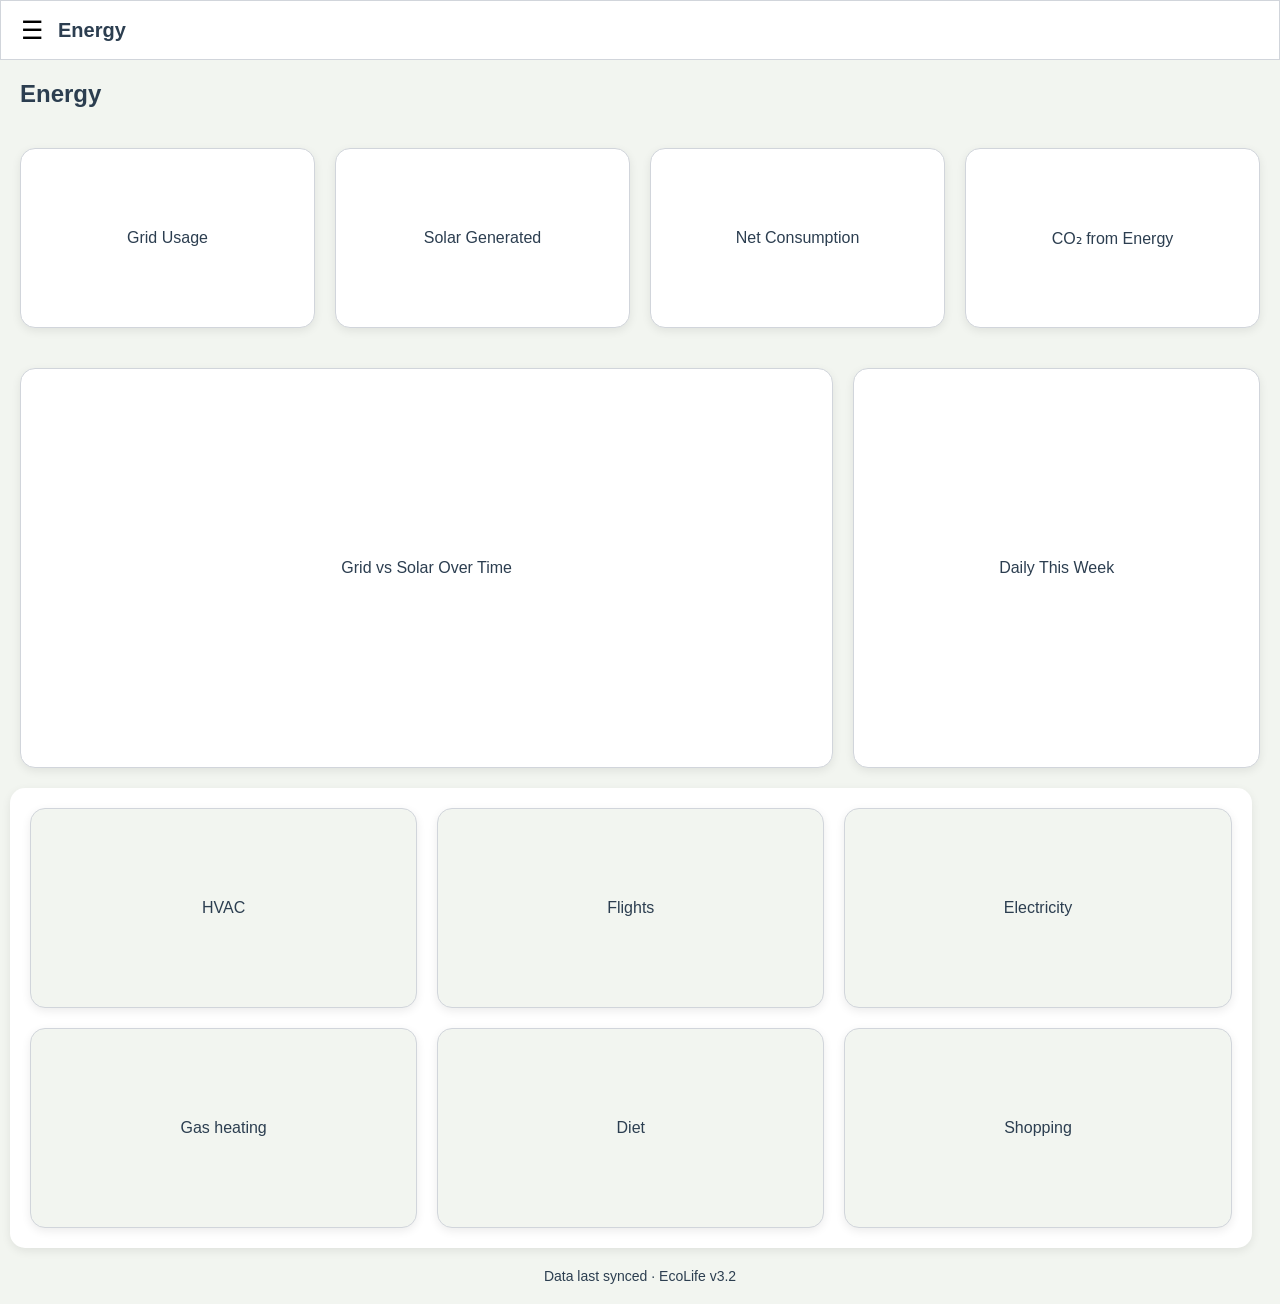
<file: energy.html>
<!-- ye Energy.html hai  -->
<!DOCTYPE html>
<html lang="en">

<head>
    <meta charset="UTF-8">
    <meta name="viewport" content="width=device-width, initial-scale=1.0">
    <title>Energy</title>

    <link rel="stylesheet" href="sidebar.css">
    <link rel="stylesheet" href="energy.css">
</head>

<body>
    <nav class="top1">
        <button class="menu-btn1" id="menu-toggle">
            ☰
        </button>
        <span>Energy</span>
    </nav>

    <div id="sidebar"></div>

    <div class="main-content1">

        <nav class="upper1">
            Energy
        </nav>

        <div class="Energy-body1">
            <span class="card">Grid Usage</span>
            <span class="card">Solar Generated</span>
            <span class="card">Net Consumption</span>
            <span class="card">CO₂ from Energy</span>
        </div>

        <div class="Energy-body2">
            <span class="first">Grid vs Solar Over Time</span>
            <span class="second">Daily This Week</span>
        </div>

        <div class="Energy-body3">
            <div class="box">HVAC</div>
            <div class="box">Flights</div>
            <div class="box">Electricity</div>
            <div class="box">Gas heating</div>
            <div class="box">Diet</div>
            <div class="box">Shopping</div>
        </div>

        <footer class="footer-carbon1">
            Data last synced · EcoLife v3.2
        </footer>

    </div>


    <script src="sidebar.js"></script>

</body>
</html>
</file>
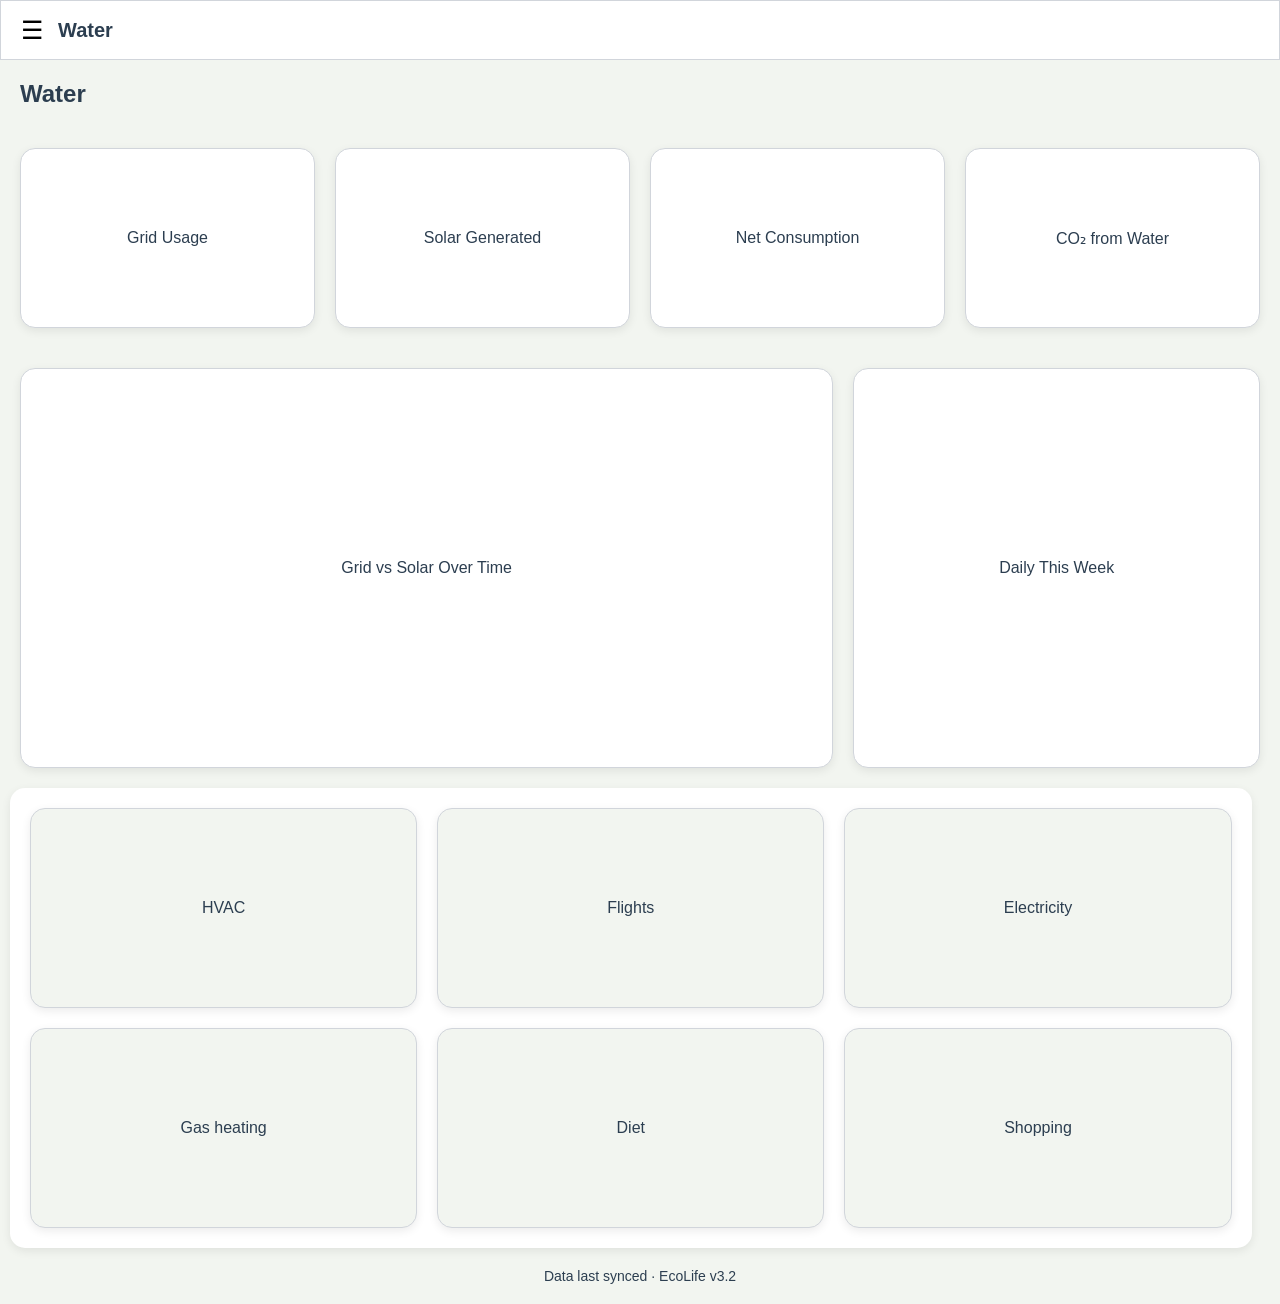
<file: water.html>
<!-- ye Water.html hai  -->
<!DOCTYPE html>
<html lang="en">

<head>
    <meta charset="UTF-8">
    <meta name="viewport" content="width=device-width, initial-scale=1.0">
    <title>Water</title>

    <link rel="stylesheet" href="sidebar.css">
    <link rel="stylesheet" href="water.css">
</head>

<body>
    <nav class="top1">
        <button class="menu-btn1" id="menu-toggle">
            ☰
        </button>
        <span>Water</span>
    </nav>

    <div id="sidebar"></div>

    <div class="main-content1">

        <nav class="upper1">
            Water
        </nav>

        <div class="Water-body1">
            <span class="card">Grid Usage</span>
            <span class="card">Solar Generated</span>
            <span class="card">Net Consumption</span>
            <span class="card">CO₂ from Water</span>
        </div>

        <div class="Water-body2">
            <span class="first">Grid vs Solar Over Time</span>
            <span class="second">Daily This Week</span>
        </div>

        <div class="Water-body3">
            <div class="box">HVAC</div>
            <div class="box">Flights</div>
            <div class="box">Electricity</div>
            <div class="box">Gas heating</div>
            <div class="box">Diet</div>
            <div class="box">Shopping</div>
        </div>

        <footer class="footer-carbon1">
            Data last synced · EcoLife v3.2
        </footer>

    </div>


    <script src="sidebar.js"></script>

</body>
</html>
</file>
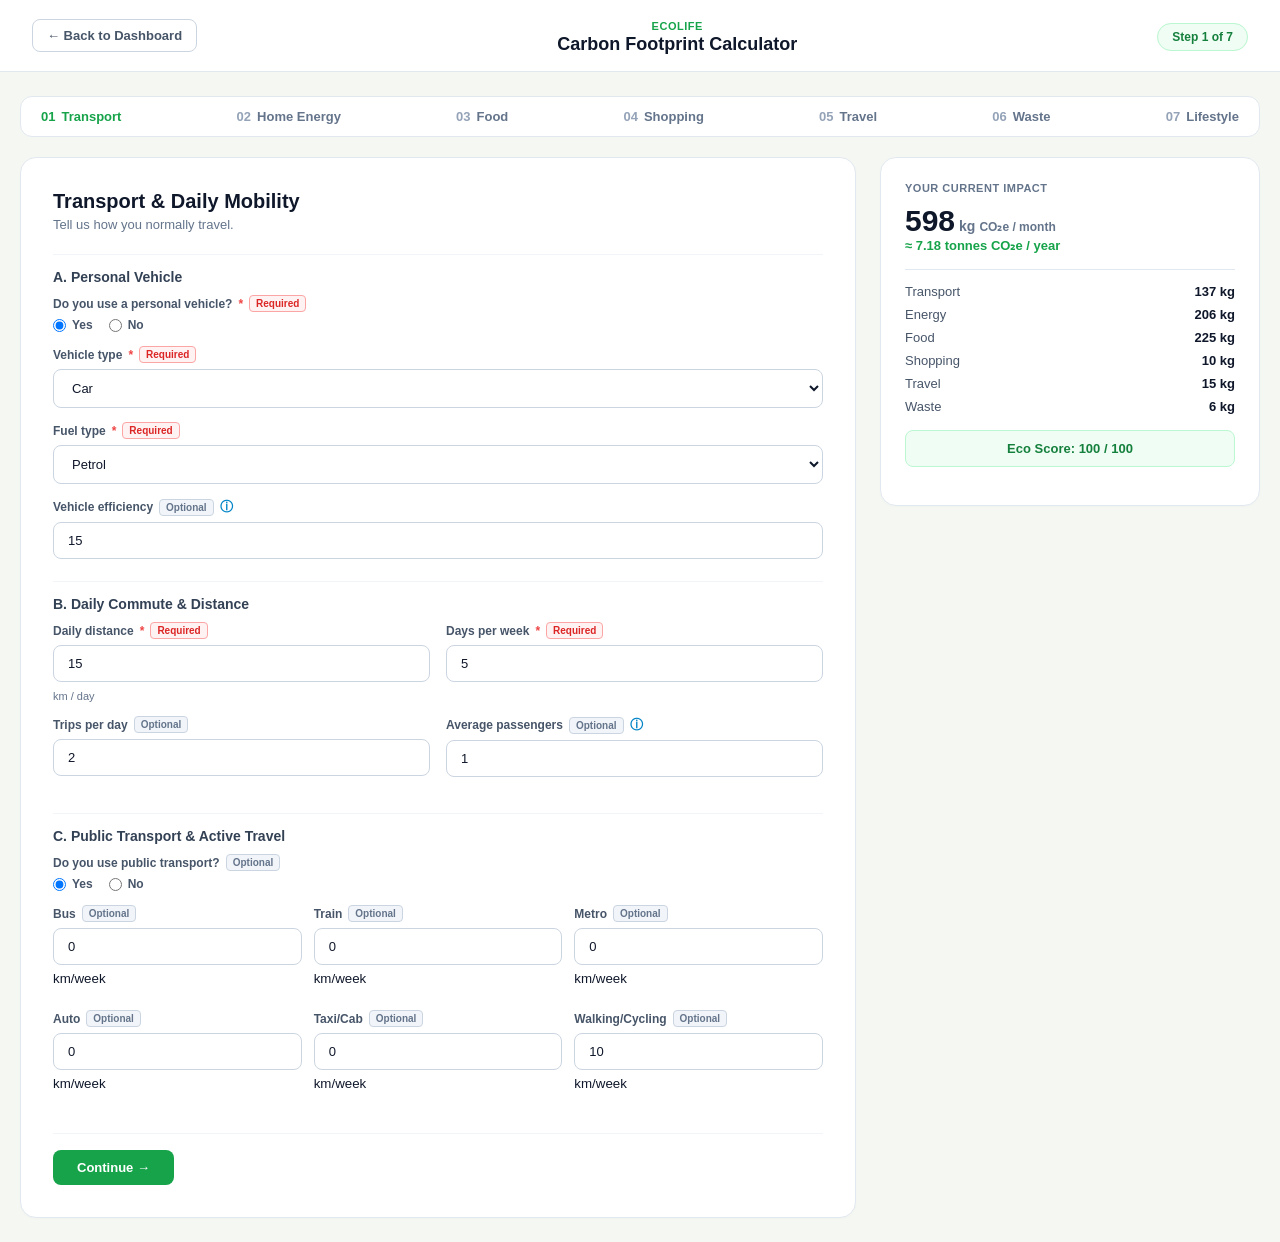
<file: frontend/carbon-calculator.html>
<!DOCTYPE html>
<html lang="en">
<head>
    <meta charset="UTF-8">
    <meta name="viewport" content="width=device-width, initial-scale=1.0">
    <title>EcoLife - Advanced Carbon Footprint Calculator</title>
    <link rel="stylesheet" href="carbon-calculator.css">
</head>
<body>

    <!-- Header -->
    <header class="calc-header">
        <div class="header-left">
            <button id="back-to-dashboard" class="btn-back">← Back to Dashboard</button>
        </div>
        <div class="header-center">
            <span class="brand-tag">EcoLife</span>
            <h1>Carbon Footprint Calculator</h1>
        </div>
        <div class="header-right">
            <span id="step-indicator" class="step-indicator-badge">Step 1 of 7</span>
        </div>
    </header>

    <div class="calc-wrapper">
        <!-- Progress Stepper Bar -->
        <nav class="stepper-nav">
            <div class="step-item active" data-step="1"><strong>01</strong> Transport</div>
            <div class="step-item" data-step="2"><strong>02</strong> Home Energy</div>
            <div class="step-item" data-step="3"><strong>03</strong> Food</div>
            <div class="step-item" data-step="4"><strong>04</strong> Shopping</div>
            <div class="step-item" data-step="5"><strong>05</strong> Travel</div>
            <div class="step-item" data-step="6"><strong>06</strong> Waste</div>
            <div class="step-item" data-step="7"><strong>07</strong> Lifestyle</div>
        </nav>

        <div class="calc-grid">
            <!-- LEFT: Detailed Input Form -->
            <main class="calc-form-pane">
                
                <!-- STEP 1: TRANSPORT -->
                <section class="form-section active" id="section-1">
                    <h2> Transport & Daily Mobility</h2>
                    <p class="section-subtitle">Tell us how you normally travel.</p>
                    
                    <h3>A. Personal Vehicle</h3>
                    <div class="form-group">
                        <label>Do you use a personal vehicle? <span class="required">*</span> <span class="required-badge">Required</span></label>
                        <div class="radio-group" id="group-has-vehicle">
                            <label><input type="radio" name="hasVehicle" value="yes" checked> Yes</label>
                            <label><input type="radio" name="hasVehicle" value="no"> No</label>
                        </div>
                    </div>

                    <div id="personal-vehicle-conditional-box">
                        <div class="form-group">
                            <label>Vehicle type <span class="required">*</span> <span class="required-badge">Required</span></label>
                            <select id="veh-type" class="form-control">
                                <option value="car">Car</option>
                                <option value="suv">SUV</option>
                                <option value="motorcycle">Motorcycle</option>
                                <option value="scooter">Scooter</option>
                                <option value="van">Van</option>
                                <option value="pickup">Pickup</option>
                                <option value="other">Other</option>
                            </select>
                        </div>

                        <div class="form-group">
                            <label>Fuel type <span class="required">*</span> <span class="required-badge">Required</span></label>
                            <select id="veh-fuel" class="form-control">
                                <option value="petrol">Petrol</option>
                                <option value="diesel">Diesel</option>
                                <option value="cng">CNG</option>
                                <option value="hybrid">Hybrid</option>
                                <option value="electric">Electric</option>
                            </select>
                        </div>

                        <div class="form-group" id="efficiency-group-container">
                            <label id="efficiency-label-text">Vehicle efficiency <span class="optional-badge">Optional</span> <span class="info-icon" title="km/L means how many kilometres a vehicle can travel using one litre of fuel.">ⓘ</span></label>
                            <input type="number" id="veh-efficiency" class="form-control" value="15" min="1">
                        </div>
                    </div>

                    <h3>B. Daily Commute & Distance</h3>
                    <div class="form-row">
                        <div class="form-group">
                            <label>Daily distance <span class="required">*</span> <span class="required-badge">Required</span></label>
                            <input type="number" id="commute-dist" class="form-control" value="15" min="0">
                            <small class="field-unit">km / day</small>
                        </div>
                        <div class="form-group">
                            <label>Days per week <span class="required">*</span> <span class="required-badge">Required</span></label>
                            <input type="number" id="commute-days" class="form-control" value="5" min="0" max="7">
                        </div>
                    </div>

                    <div class="form-row">
                        <div class="form-group">
                            <label>Trips per day <span class="optional-badge">Optional</span></label>
                            <input type="number" id="commute-trips" class="form-control" value="2" min="1">
                        </div>
                        <div class="form-group">
                            <label>Average passengers <span class="optional-badge">Optional</span> <span class="info-icon" title="If multiple people share the same vehicle, emissions can be divided among passengers.">ⓘ</span></label>
                            <input type="number" id="veh-passengers" class="form-control" value="1" min="1">
                        </div>
                    </div>

                    <h3>C. Public Transport & Active Travel</h3>
                    <div class="form-group">
                        <label>Do you use public transport? <span class="optional-badge">Optional</span></label>
                        <div class="radio-group">
                            <label><input type="radio" name="usePublic" value="yes" checked> Yes</label>
                            <label><input type="radio" name="usePublic" value="no"> No</label>
                        </div>
                    </div>

                    <div id="public-transport-box" class="form-row-3">
                        <div class="form-group"><label>Bus <span class="optional-badge">Optional</span></label><input type="number" id="pub-bus" class="form-control" value="0" min="0"><small>km/week</small></div>
                        <div class="form-group"><label>Train <span class="optional-badge">Optional</span></label><input type="number" id="pub-train" class="form-control" value="0" min="0"><small>km/week</small></div>
                        <div class="form-group"><label>Metro <span class="optional-badge">Optional</span></label><input type="number" id="pub-metro" class="form-control" value="0" min="0"><small>km/week</small></div>
                    </div>
                    <div class="form-row-3" style="margin-top: 10px;" id="public-transport-box-2">
                        <div class="form-group"><label>Auto <span class="optional-badge">Optional</span></label><input type="number" id="pub-auto" class="form-control" value="0" min="0"><small>km/week</small></div>
                        <div class="form-group"><label>Taxi/Cab <span class="optional-badge">Optional</span></label><input type="number" id="pub-taxi" class="form-control" value="0" min="0"><small>km/week</small></div>
                        <div class="form-group"><label>Walking/Cycling <span class="optional-badge">Optional</span></label><input type="number" id="act-walk" class="form-control" value="10" min="0"><small>km/week</small></div>
                    </div>
                </section>

                <!-- STEP 2: HOME ENERGY -->
                <section class="form-section" id="section-2" style="display: none;">
                    <h2>⚡ Home Energy</h2>
                    <p class="section-subtitle">Tell us about your household energy consumption.</p>

                    <div class="form-group">
                        <label>Do you know your monthly electricity usage? <span class="required">*</span> <span class="required-badge">Required</span></label>
                        <div class="radio-group" id="know-kwh-group">
                            <label><input type="radio" name="knowKwh" value="yes" checked> Yes</label>
                            <label><input type="radio" name="knowKwh" value="no"> No</label>
                        </div>
                    </div>

                    <div id="kwh-known-box" class="form-group">
                        <label>Monthly electricity <span class="required">*</span> <span class="required-badge">Required</span> <span class="info-icon" title="kWh means kilowatt-hour. This is the electricity unit normally shown on your electricity bill.">ⓘ</span></label>
                        <input type="number" id="energy-kwh" class="form-control" value="200" min="0">
                        <small class="field-unit">kWh / units</small>
                    </div>

                    <div id="kwh-unknown-box" class="form-group" style="display:none;">
                        <label>Monthly electricity bill <span class="optional-badge">Optional (Estimated)</span></label>
                        <input type="number" id="energy-bill" class="form-control" value="1500" min="0">
                        <small class="field-unit">₹ / month</small>
                    </div>

                    <div class="form-group">
                        <label>Do you use solar electricity? <span class="required">*</span> <span class="required-badge">Required</span></label>
                        <div class="radio-group" id="has-solar-group">
                            <label><input type="radio" name="hasSolar" value="yes"> Yes</label>
                            <label><input type="radio" name="hasSolar" value="no" checked> No</label>
                        </div>
                    </div>

                    <div id="solar-pct-box" class="form-group" style="display:none;">
                        <label>Solar contribution <span class="optional-badge">Optional</span></label>
                        <input type="number" id="energy-solar-pct" class="form-control" value="20" min="0" max="100">
                        <small class="field-unit">%</small>
                    </div>

                    <div class="form-group">
                        <label>Do you use LPG? <span class="optional-badge">Optional</span></label>
                        <div class="radio-group" id="has-lpg-group">
                            <label><input type="radio" name="hasLpg" value="yes" checked> Yes</label>
                            <label><input type="radio" name="hasLpg" value="no"> No</label>
                        </div>
                    </div>

                    <div id="lpg-details-box" class="form-row">
                        <div class="form-group">
                            <label>Cylinder size <span class="required">*</span> <span class="required-badge">Required</span></label>
                            <select id="lpg-size" class="form-control">
                                <option value="5">5 kg</option>
                                <option value="14.2" selected>14.2 kg</option>
                                <option value="19">19 kg</option>
                                <option value="other">Other</option>
                            </select>
                        </div>
                        <div class="form-group">
                            <label>Cylinders per month <span class="required">*</span> <span class="required-badge">Required</span></label>
                            <input type="number" id="lpg-count" class="form-control" value="1" min="0">
                        </div>
                    </div>

                    <h3>Air Conditioner & Appliances</h3>
                    <div class="form-group">
                        <label>Do you use AC? <span class="optional-badge">Optional</span></label>
                        <div class="radio-group" id="has-ac-group">
                            <label><input type="radio" name="hasAc" value="yes"> Yes</label>
                            <label><input type="radio" name="hasAc" value="no" checked> No</label>
                        </div>
                    </div>

                    <div id="ac-details-box" style="display:none;">
                        <div class="form-row">
                            <div class="form-group">
                                <label>AC type <span class="optional-badge">Optional</span></label>
                                <select id="ac-type" class="form-control">
                                    <option value="split">Split</option>
                                    <option value="window">Window</option>
                                    <option value="inverter">Inverter</option>
                                    <option value="central">Central</option>
                                </select>
                            </div>
                            <div class="form-group">
                                <label>Quantity <span class="required">*</span> <span class="required-badge">Required</span></label>
                                <input type="number" id="ac-qty" class="form-control" value="1" min="1">
                            </div>
                        </div>
                        <div class="form-row">
                            <div class="form-group">
                                <label>Hours / day <span class="required">*</span> <span class="required-badge">Required</span></label>
                                <input type="number" id="ac-hours" class="form-control" value="4" min="0" max="24">
                            </div>
                            <div class="form-group">
                                <label>Days / month <span class="required">*</span> <span class="required-badge">Required</span></label>
                                <input type="number" id="ac-days" class="form-control" value="30" min="0" max="31">
                            </div>
                        </div>
                    </div>
                </section>

                <!-- STEP 3: FOOD -->
                <section class="form-section" id="section-3" style="display: none;">
                    <h2>🍽️ Food & Diet</h2>
                    <p class="section-subtitle">Tell us about your usual food habits.</p>

                    <div class="form-group">
                        <label>Diet type <span class="required">*</span> <span class="required-badge">Required</span></label>
                        <select id="food-diet-type" class="form-control">
                            <option value="vegan">Vegan</option>
                            <option value="vegetarian">Vegetarian</option>
                            <option value="eggVeg">Vegetarian + Eggs</option>
                            <option value="pescatarian">Pescatarian</option>
                            <option value="nonVeg" selected>Non-Vegetarian</option>
                        </select>
                    </div>

                    <div id="conditional-meat-box">
                        <h3>Meat & Seafood Frequency</h3>
                        <div class="form-row">
                            <div class="form-group"><label>Chicken <span class="optional-badge">Optional</span></label><select id="freq-chicken" class="form-control"><option value="never">Never</option><option value="rarely">Rarely</option><option value="1-2" selected>1–2 times/week</option><option value="3-5">3–5 times/week</option><option value="daily">Daily</option></select></div>
                            <div class="form-group"><label>Mutton/Lamb <span class="optional-badge">Optional</span></label><select id="freq-mutton" class="form-control"><option value="never" selected>Never</option><option value="rarely">Rarely</option><option value="1-2">1–2 times/week</option><option value="3-5">3–5 times/week</option><option value="daily">Daily</option></select></div>
                        </div>
                        <div class="form-row">
                            <div class="form-group"><label>Fish <span class="optional-badge">Optional</span></label><select id="freq-fish" class="form-control"><option value="never" selected>Never</option><option value="rarely">Rarely</option><option value="1-2">1–2 times/week</option><option value="3-5">3–5 times/week</option><option value="daily">Daily</option></select></div>
                            <div class="form-group"><label>Eggs <span class="optional-badge">Optional</span></label><select id="freq-eggs" class="form-control"><option value="never">Never</option><option value="rarely">Rarely</option><option value="1-2" selected>1–2 times/week</option><option value="3-5">3–5 times/week</option><option value="daily">Daily</option></select></div>
                        </div>
                    </div>

                    <div id="conditional-dairy-box">
                        <h3>Dairy</h3>
                        <div class="form-row">
                            <div class="form-group"><label>Milk <span class="optional-badge">Optional</span></label><select id="dairy-milk" class="form-control"><option value="none">None</option><option value="low">&lt;1 glass/day</option><option value="med" selected>1–2 glasses/day</option><option value="high">2+ glasses/day</option></select></div>
                            <div class="form-group"><label>Cheese <span class="optional-badge">Optional</span></label><select id="dairy-cheese" class="form-control"><option value="never">Never</option><option value="rarely">Rarely</option><option value="sometimes" selected>Sometimes</option><option value="often">Often</option></select></div>
                        </div>
                    </div>

                    <h3>Food Waste</h3>
                    <div class="form-group">
                        <label>How much food do you throw away? <span class="optional-badge">Optional</span></label>
                        <select id="food-waste" class="form-control">
                            <option value="veryLow">Very Low</option>
                            <option value="low">Low</option>
                            <option value="avg" selected>Average</option>
                            <option value="high">High</option>
                            <option value="veryHigh">Very High</option>
                        </select>
                    </div>
                </section>

                <!-- STEP 4: SHOPPING -->
                <section class="form-section" id="section-4" style="display: none;">
                    <h2>🛍️ Shopping & Purchased Products</h2>
                    <p class="section-subtitle">Add the products you purchased.</p>

                    <div class="add-box">
                        <div class="form-group">
                            <label>Category <span class="required">*</span> <span class="required-badge">Required</span></label>
                            <select id="shop-cat" class="form-control">
                                <option value="clothing">Clothing</option>
                                <option value="footwear">Footwear</option>
                                <option value="electronics">Electronics</option>
                                <option value="furniture">Furniture</option>
                                <option value="appliances">Appliances</option>
                                <option value="bags">Bags & Accessories</option>
                                <option value="personalCare">Personal Care</option>
                                <option value="household">Household Items</option>
                            </select>
                        </div>

                        <!-- DYNAMIC SUB-ITEM SELECTOR -->
                        <div class="form-group" id="subcat-container">
                            <label>Product Type <span class="required">*</span> <span class="required-badge">Required</span></label>
                            <select id="shop-subcat" class="form-control"></select>
                        </div>

                        <!-- DYNAMIC MATERIAL SELECTOR -->
                        <div class="form-group" id="material-container">
                            <label>Material / Type <span class="optional-badge">Optional</span></label>
                            <select id="shop-material" class="form-control"></select>
                        </div>

                        <div class="form-row">
                            <div class="form-group">
                                <label>Quantity <span class="required">*</span> <span class="required-badge">Required</span></label>
                                <input type="number" id="shop-qty" class="form-control" value="1" min="1">
                            </div>
                            <div class="form-group">
                                <label>Condition <span class="optional-badge">Optional</span></label>
                                <select id="shop-condition" class="form-control">
                                    <option value="new">Brand New</option>
                                    <option value="secondHand">Second-hand</option>
                                </select>
                            </div>
                        </div>

                        <button type="button" id="add-product-btn" class="btn-sub">+ Add Product to List</button>
                    </div>

                    <div id="shopping-list-display" class="item-display-container"></div>
                </section>

                <!-- STEP 5: TRAVEL -->
                <section class="form-section" id="section-5" style="display: none;">
                    <h2>✈️ Travel & Transit</h2>
                    <p class="section-subtitle">Record your long distance travel and flights.</p>

                    <div class="form-group">
                        <label>Select travel modes used in the last 12 months: <span class="optional-badge">Optional</span></label>
                        <div class="checkbox-group-grid">
                            <label><input type="checkbox" id="chk-airplane" checked> ✈️ Airplane</label>
                            <label><input type="checkbox" id="chk-train"> 🚆 Train</label>
                            <label><input type="checkbox" id="chk-bus"> 🚌 Bus</label>
                            <label><input type="checkbox" id="chk-road"> 🚗 Road Trip</label>
                        </div>
                    </div>

                    <!-- AIRPLANE PANEL -->
                    <div id="panel-airplane" class="travel-sub-panel">
                        <h3>✈️ Airplane Flights</h3>
                        <div class="form-row">
                            <div class="form-group">
                                <label>Flight type <span class="required">*</span> <span class="required-badge">Required</span></label>
                                <select id="flight-type" class="form-control">
                                    <option value="domestic">Domestic</option>
                                    <option value="international">International</option>
                                </select>
                            </div>
                            <div class="form-group">
                                <label>Class <span class="required">*</span> <span class="required-badge">Required</span></label>
                                <select id="flight-class" class="form-control">
                                    <option value="economy">Economy</option>
                                    <option value="business">Business</option>
                                </select>
                            </div>
                        </div>
                        <div class="form-row">
                            <div class="form-group">
                                <label>Approximate distance <span class="required">*</span> <span class="required-badge">Required</span></label>
                                <input type="number" id="flight-dist" class="form-control" value="1200" min="0">
                                <small class="field-unit">km (one-way or total)</small>
                            </div>
                            <div class="form-group">
                                <label>Number of trips (Round-trips) <span class="required">*</span> <span class="required-badge">Required</span></label>
                                <input type="number" id="flight-trips" class="form-control" value="1" min="0">
                            </div>
                        </div>
                    </div>

                    <!-- TRAIN PANEL -->
                    <div id="panel-train" class="travel-sub-panel" style="display:none;">
                        <h3>🚆 Train Travel</h3>
                        <div class="form-row">
                            <div class="form-group"><label>Distance per trip <span class="required">*</span></label><input type="number" id="train-dist" class="form-control" value="300" min="0"><small>km</small></div>
                            <div class="form-group"><label>Trips per year <span class="required">*</span></label><input type="number" id="train-trips" class="form-control" value="4" min="0"></div>
                        </div>
                    </div>

                    <!-- BUS PANEL -->
                    <div id="panel-bus" class="travel-sub-panel" style="display:none;">
                        <h3>🚌 Bus Travel</h3>
                        <div class="form-row">
                            <div class="form-group"><label>Distance per trip <span class="required">*</span></label><input type="number" id="bus-dist" class="form-control" value="200" min="0"><small>km</small></div>
                            <div class="form-group"><label>Trips per year <span class="required">*</span></label><input type="number" id="bus-trips" class="form-control" value="2" min="0"></div>
                        </div>
                    </div>

                    <!-- ROAD TRIP PANEL -->
                    <div id="panel-road" class="travel-sub-panel" style="display:none;">
                        <h3>🚗 Road Trips</h3>
                        <div class="form-row">
                            <div class="form-group"><label>Total road trip distance <span class="required">*</span></label><input type="number" id="road-dist" class="form-control" value="1000" min="0"><small>km / year</small></div>
                            <div class="form-group"><label>Passengers sharing <span class="optional-badge">Optional</span></label><input type="number" id="road-pass" class="form-control" value="2" min="1"></div>
                        </div>
                    </div>
                </section>

                <!-- STEP 6: WASTE -->
                <section class="form-section" id="section-6" style="display: none;">
                    <h2>🗑️ Waste & Recycling</h2>
                    <p class="section-subtitle">Household waste generation and recycling habits.</p>

                    <div class="form-row">
                        <div class="form-group">
                            <label>Household size <span class="required">*</span> <span class="required-badge">Required</span> <span class="info-icon" title="Enter how many people normally live in your household.">ⓘ</span></label>
                            <input type="number" id="waste-household" class="form-control" value="3" min="1">
                        </div>
                        <div class="form-group">
                            <label>Waste level <span class="required">*</span> <span class="required-badge">Required</span></label>
                            <select id="waste-level" class="form-control">
                                <option value="low">Low</option>
                                <option value="average" selected>Average</option>
                                <option value="high">High</option>
                            </select>
                        </div>
                    </div>
                </section>

                <!-- STEP 7: LIFESTYLE / ECO HABITS -->
                <section class="form-section" id="section-7" style="display: none;">
                    <h2>🌱 Lifestyle & Eco Habits</h2>
                    <p class="section-subtitle">Your sustainable habits (boosts your Eco Score).</p>

                    <div class="form-row">
                        <div class="form-group">
                            <label>Reusable shopping bags? <span class="optional-badge">Optional</span></label>
                            <select id="habit-reusables" class="form-control"><option value="always" selected>Always</option><option value="sometimes">Sometimes</option><option value="never">Never</option></select>
                        </div>
                        <div class="form-group">
                            <label>Recycle regularly? <span class="optional-badge">Optional</span></label>
                            <select id="habit-recycle" class="form-control"><option value="yes" selected>Yes</option><option value="sometimes">Sometimes</option><option value="no">No</option></select>
                        </div>
                    </div>
                    <div class="form-row">
                        <div class="form-group">
                            <label>Use LED bulbs? <span class="optional-badge">Optional</span></label>
                            <select id="habit-led" class="form-control"><option value="yes" selected>Yes</option><option value="no">No</option></select>
                        </div>
                        <div class="form-group">
                            <label>Walk/cycle for short trips? <span class="optional-badge">Optional</span></label>
                            <select id="habit-walk" class="form-control"><option value="often" selected>Often</option><option value="sometimes">Sometimes</option><option value="never">Never</option></select>
                        </div>
                    </div>
                </section>

                <!-- Navigation Controls -->
                <div class="form-nav-footer">
                    <button type="button" id="prev-btn" class="btn-secondary" style="display: none;">← Back</button>
                    <button type="button" id="next-btn" class="btn-primary">Continue →</button>
                </div>

            </main>

            <!-- RIGHT: Live Carbon Summary Panel -->
            <aside class="calc-summary-pane">
                <h3>YOUR CURRENT IMPACT</h3>
                <div class="summary-big-val">
                    <span id="summary-monthly">287</span> <small>kg</small>
                    <p>CO₂e / month</p>
                </div>
                <div id="summary-annual" class="summary-sub-val">≈ 3.44 tonnes CO₂e / year</div>

                <div class="breakdown-list">
                    <div class="breakdown-row"><span>Transport</span> <strong id="b-trans">85 kg</strong></div>
                    <div class="breakdown-row"><span>Energy</span> <strong id="b-energy">72 kg</strong></div>
                    <div class="breakdown-row"><span>Food</span> <strong id="b-food">48 kg</strong></div>
                    <div class="breakdown-row"><span>Shopping</span> <strong id="b-shop">20 kg</strong></div>
                    <div class="breakdown-row"><span>Travel</span> <strong id="b-travel">12 kg</strong></div>
                    <div class="breakdown-row"><span>Waste</span> <strong id="b-waste">8 kg</strong></div>
                </div>

                <div class="eco-score-card">
                    <span>Eco Score: <strong id="summary-eco">78</strong> / 100</span>
                </div>

                <button type="button" id="save-dashboard-btn" class="btn-save-return" style="display: none;">
                    Save & Return to Dashboard ✓
                </button>
            </aside>
        </div>
    </div>

    <script src="carbon-calculator.js"></script>
</body>
</html>
</file>
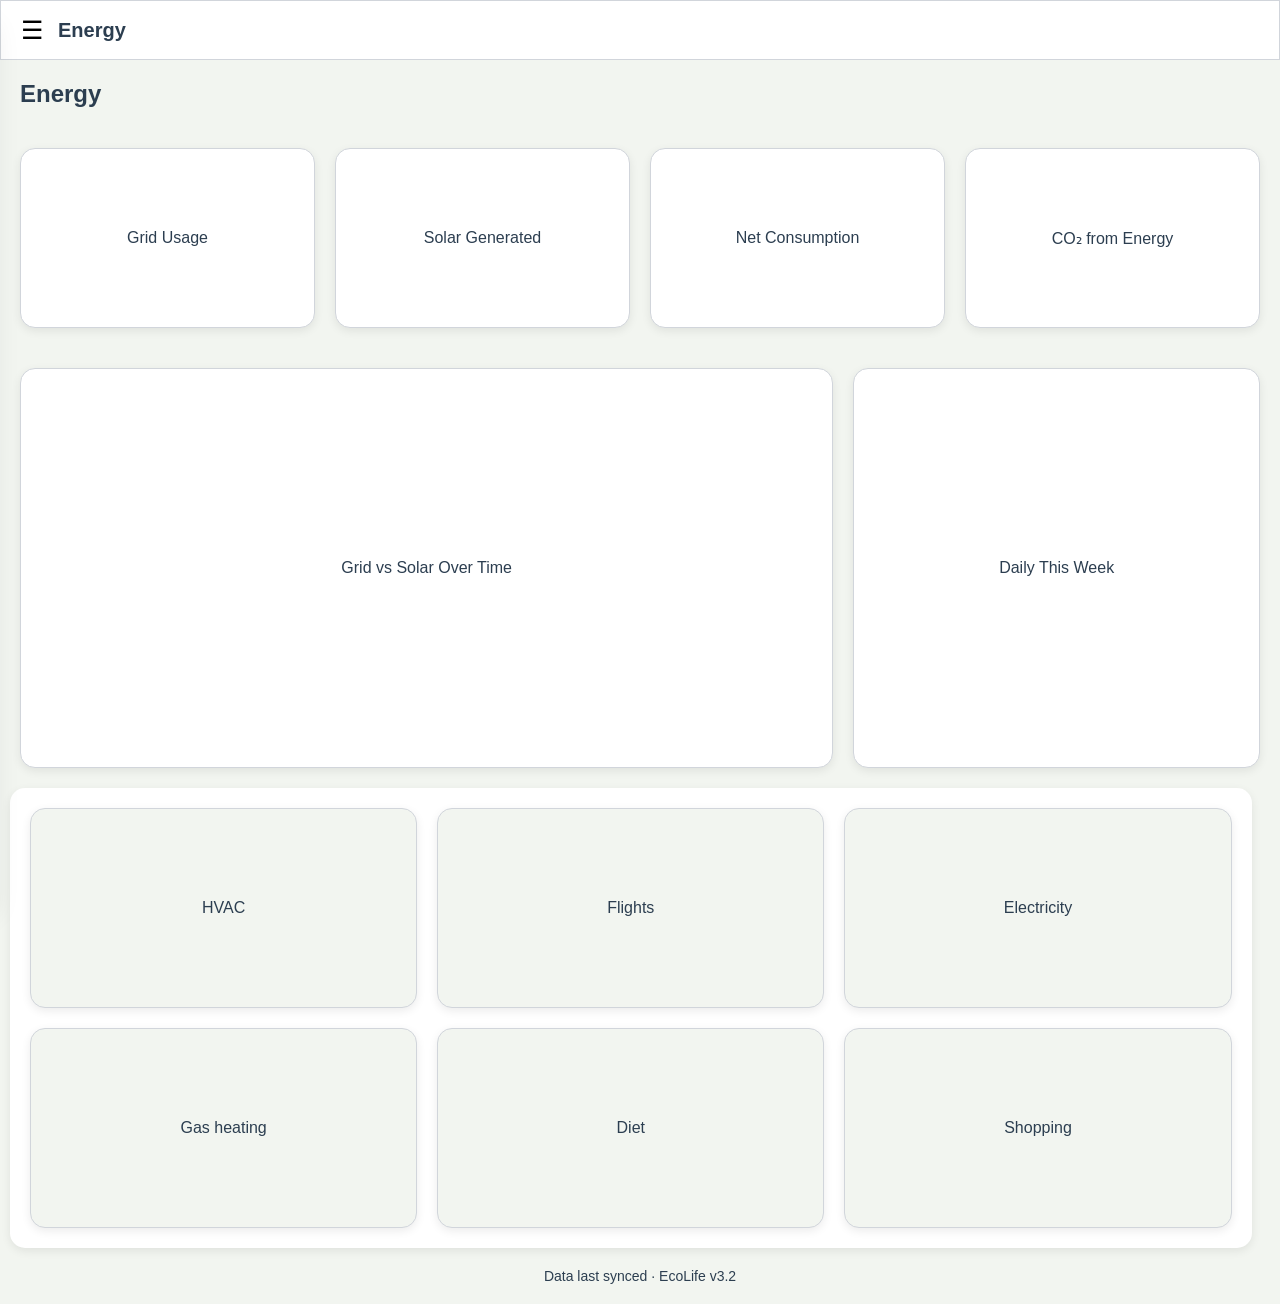
<file: frontend/energy.html>
<!-- ye Energy.html hai  -->
<!DOCTYPE html>
<html lang="en">

<head>
    <meta charset="UTF-8">
    <meta name="viewport" content="width=device-width, initial-scale=1.0">
    <title>Energy</title>

    <link rel="stylesheet" href="sidebar.css">
    <link rel="stylesheet" href="energy.css">
</head>

<body>
    <div id="sidebar-container"></div>
    <nav class="top1">
        <button class="menu-btn1" id="menu-toggle">
            ☰
        </button>
        <span>Energy</span>
    </nav>


    <div class="main-content1">

        <nav class="upper1">
            Energy
        </nav>

        <div class="Energy-body1">
            <span class="card">Grid Usage</span>
            <span class="card">Solar Generated</span>
            <span class="card">Net Consumption</span>
            <span class="card">CO₂ from Energy</span>
        </div>

        <div class="Energy-body2">
            <span class="first">Grid vs Solar Over Time</span>
            <span class="second">Daily This Week</span>
        </div>

        <div class="Energy-body3">
            <div class="box">HVAC</div>
            <div class="box">Flights</div>
            <div class="box">Electricity</div>
            <div class="box">Gas heating</div>
            <div class="box">Diet</div>
            <div class="box">Shopping</div>
        </div>

        <footer class="footer-carbon1">
            Data last synced · EcoLife v3.2
        </footer>

    </div>


    <div id="sidebar-container"></div>
    <script src="sidebar.js"></script>

</body>

</html>
</file>
<file: sidebar.css>
.sidebar {
    position: fixed;
    top: 60px;
    left: -260px;
    width: 260px;
    height: calc(100vh - 60px);
    background: white;
    border-right: 1px solid #D1D5DB;
    padding: 20px;
    overflow-y: auto;
    z-index: 9999;
    transition: 0.3s ease;
}
.sidebar.open {
    left: 0;
}
.sidebar h2 {
    margin-bottom: 30px;
}
.sidebar ul {
    list-style: none;
}
.sidebar li {
    padding: 15px;
    margin-bottom: 10px;
    border-radius: 10px;
    cursor: pointer;
    display: flex;
    gap: 12px;
}
.sidebar li:hover {
    background: #e8f5e9;
}
.sidebar li.active {
    background: #4CAF50;
    color: white;
}
@media(max-width:768px) {
    .sidebar {
        width: 220px;
    }
}
</file>
<file: energy.css>
* {
    margin: 0;
    padding: 0;
    box-sizing: border-box;
}

body {
    background: #F2F5F0;
    color: #2c3e50;
    font-family: Arial, sans-serif;
}


.menu-btn1 {
    font-size: 25px;
    border: none;
    background: none;
    cursor: pointer;
}

.top1 {
    position: sticky;
    top: 0;
    z-index: 1000;
    display: flex;
    gap: 15px;
    background-color: #ffffff;
    border: 1px solid #D1D5DB;
    height: 60px;
    align-items: center;
    padding: 0 20px;
    font-size: 20px;
    font-weight: bold;
}
.upper1 {
    padding: 20px;
    font-size: 24px;
    font-weight: bold;
}
.main-content1 {
    margin-left: 0;
    width: 100%;
}

/* FIRST SECTION */
.Energy-body1 {
    display: grid;
    grid-template-columns: repeat(4, 1fr);
    gap: 20px;
    padding: 20px;
}

.card {
    height: 180px;
    background: white;
    border: 1px solid #D1D5DB;
    border-radius: 15px;
    display: flex;
    justify-content: center;
    align-items: center;
    box-shadow: 0 3px 10px rgba(0, 0, 0, 0.08);
}

/* SECOND SECTION */
.Energy-body2 {
    display: grid;
    grid-template-columns: 2fr 1fr;
    gap: 20px;
    padding: 20px;
}

.Energy-body2 span {
    height: 400px;
    background: white;
    border: 1px solid #D1D5DB;
    border-radius: 15px;
    display: flex;
    justify-content: center;
    align-items: center;
    box-shadow: 0 3px 10px rgba(0, 0, 0, 0.08);
}

/* THIRD SECTION */

.Energy-body3 {
    width: 97vw;
    display: grid;
    grid-template-columns: repeat(3, 1fr);
    gap: 20px;
    padding: 20px;
    background-color:#FFFFFF ;
    border-radius:15px ;
    box-shadow: 0 3px 10px rgba(0, 0, 0, 0.08);
    position: relative;
    left: 10px;
}

.box {
    height: 200px;
    background: #F2F5F0;
    border: 1px solid #D1D5DB;
    border-radius: 15px;
    display: flex;
    justify-content: center;
    align-items: center;
    box-shadow: 0 3px 10px rgba(0, 0, 0, 0.08);
}

.footer-carbon1 {
    text-align: center;
    padding: 20px;
    font-size: 14px;
}

/* TABLET */
@media(max-width:1024px) {
    .Energy-body1 {
        grid-template-columns: repeat(2, 1fr);
    }

    .Energy-body3 {
        grid-template-columns: repeat(2, 1fr);
    }
}

/* MOBILE */
@media(max-width:768px) {

    .top1 {
        font-size: 16px;
        padding: 0 15px;
    }

    .upper1 {
        font-size: 20px;
        padding: 15px;
    }

    .Energy-body1 {
        grid-template-columns: 1fr;
        padding: 15px;
        gap: 15px;
    }

    .card {
        height: 150px;
    }

    .Energy-body2 {
        grid-template-columns: 1fr;
        padding: 15px;
        gap: 15px;
    }

    .Energy-body2 span {
        height: 250px;
    }

    .Energy-body3 {
        grid-template-columns: 1fr;
        padding: 15px;
        gap: 15px;
    }

    .box1 {
        height: 150px;
    }

    .footer-carbon1 {
        font-size: 12px;
        padding: 15px;
    }
}
</file>
<file: water.css>
* {
    margin: 0;
    padding: 0;
    box-sizing: border-box;
}

body {
    background: #F2F5F0;
    color: #2c3e50;
    font-family: Arial, sans-serif;
}


.menu-btn1 {
    font-size: 25px;
    border: none;
    background: none;
    cursor: pointer;
}

.top1 {
    position: sticky;
    top: 0;
    z-index: 1000;
    display: flex;
    gap: 15px;
    background-color: #ffffff;
    border: 1px solid #D1D5DB;
    height: 60px;
    align-items: center;
    padding: 0 20px;
    font-size: 20px;
    font-weight: bold;
}
.upper1 {
    padding: 20px;
    font-size: 24px;
    font-weight: bold;
}
.main-content1 {
    margin-left: 0;
    width: 100%;
}

/* FIRST SECTION */
.Water-body1 {
    display: grid;
    grid-template-columns: repeat(4, 1fr);
    gap: 20px;
    padding: 20px;
}

.card {
    height: 180px;
    background: white;
    border: 1px solid #D1D5DB;
    border-radius: 15px;
    display: flex;
    justify-content: center;
    align-items: center;
    box-shadow: 0 3px 10px rgba(0, 0, 0, 0.08);
}

/* SECOND SECTION */
.Water-body2 {
    display: grid;
    grid-template-columns: 2fr 1fr;
    gap: 20px;
    padding: 20px;
}

.Water-body2 span {
    height: 400px;
    background: white;
    border: 1px solid #D1D5DB;
    border-radius: 15px;
    display: flex;
    justify-content: center;
    align-items: center;
    box-shadow: 0 3px 10px rgba(0, 0, 0, 0.08);
}

/* THIRD SECTION */

.Water-body3 {
    width: 97vw;
    display: grid;
    grid-template-columns: repeat(3, 1fr);
    gap: 20px;
    padding: 20px;
    background-color:#FFFFFF ;
    border-radius:15px ;
    box-shadow: 0 3px 10px rgba(0, 0, 0, 0.08);
    position: relative;
    left: 10px;
}

.box {
    height: 200px;
    background: #F2F5F0;
    border: 1px solid #D1D5DB;
    border-radius: 15px;
    display: flex;
    justify-content: center;
    align-items: center;
    box-shadow: 0 3px 10px rgba(0, 0, 0, 0.08);
}

.footer-carbon1 {
    text-align: center;
    padding: 20px;
    font-size: 14px;
}

/* TABLET */
@media(max-width:1024px) {
    .Water-body1 {
        grid-template-columns: repeat(2, 1fr);
    }

    .Water-body3 {
        grid-template-columns: repeat(2, 1fr);
    }
}

/* MOBILE */
@media(max-width:768px) {

    .top1 {
        font-size: 16px;
        padding: 0 15px;
    }

    .upper1 {
        font-size: 20px;
        padding: 15px;
    }

    .Water-body1 {
        grid-template-columns: 1fr;
        padding: 15px;
        gap: 15px;
    }

    .card {
        height: 150px;
    }

    .Water-body2 {
        grid-template-columns: 1fr;
        padding: 15px;
        gap: 15px;
    }

    .Water-body2 span {
        height: 250px;
    }

    .Water-body3 {
        grid-template-columns: 1fr;
        padding: 15px;
        gap: 15px;
    }

    .box1 {
        height: 150px;
    }

    .footer-carbon1 {
        font-size: 12px;
        padding: 15px;
    }
}
</file>
<file: frontend/carbon-calculator.css>
* {
    margin: 0;
    padding: 0;
    box-sizing: border-box;
}

body {
    background: #F4F7F2;
    color: #0F172A;
    font-family: -apple-system, BlinkMacSystemFont, "Segoe UI", Roboto, sans-serif;
    min-height: 100vh;
    display: flex;
    flex-direction: column;
}

.calc-header {
    background: #FFFFFF;
    border-bottom: 1px solid #E2E8F0;
    padding: 16px 32px;
    display: flex;
    justify-content: space-between;
    align-items: center;
    position: sticky;
    top: 0;
    z-index: 10;
}

.btn-back {
    background: none;
    border: 1px solid #CBD5E1;
    color: #475569;
    padding: 8px 14px;
    border-radius: 8px;
    font-size: 13px;
    font-weight: 600;
    cursor: pointer;
}
.btn-back:hover { background: #F8FAFC; }

.header-center { text-align: center; }
.brand-tag {
    font-size: 11px;
    font-weight: 800;
    color: #16A34A;
    text-transform: uppercase;
    letter-spacing: 0.5px;
}
.header-center h1 {
    font-size: 18px;
    font-weight: 800;
    color: #0F172A;
}

.step-indicator-badge {
    background: #F0FDF4;
    border: 1px solid #BBF7D0;
    color: #15803D;
    font-size: 12px;
    font-weight: 700;
    padding: 6px 14px;
    border-radius: 20px;
}

.calc-wrapper {
    max-width: 1280px;
    width: 100%;
    margin: 24px auto;
    padding: 0 20px;
    flex: 1;
    display: flex;
    flex-direction: column;
    gap: 20px;
}

.stepper-nav {
    display: flex;
    background: #FFFFFF;
    border: 1px solid #E2E8F0;
    border-radius: 12px;
    padding: 12px 20px;
    justify-content: space-between;
    overflow-x: auto;
}

.step-item {
    font-size: 13px;
    font-weight: 600;
    color: #64748B;
    display: flex;
    gap: 6px;
    align-items: center;
    white-space: nowrap;
}
.step-item strong { color: #94A3B8; }
.step-item.active { color: #16A34A; }
.step-item.active strong { color: #16A34A; }

.calc-grid {
    display: grid;
    grid-template-columns: 1fr 380px;
    gap: 24px;
    align-items: flex-start;
}

.calc-form-pane {
    background: #FFFFFF;
    border: 1px solid #E2E8F0;
    border-radius: 16px;
    padding: 32px;
    box-shadow: 0 1px 3px rgba(0,0,0,0.02);
}

.form-section h2 {
    font-size: 20px;
    font-weight: 800;
    color: #0F172A;
    margin-bottom: 4px;
}
.section-subtitle {
    font-size: 13px;
    color: #64748B;
    margin-bottom: 20px;
}

.form-section h3 {
    font-size: 14px;
    font-weight: 700;
    color: #334155;
    margin-top: 22px;
    margin-bottom: 10px;
    border-top: 1px solid #F1F5F9;
    padding-top: 14px;
}

.form-group {
    display: flex;
    flex-direction: column;
    gap: 6px;
    margin-bottom: 14px;
}
.form-group label {
    font-size: 12px;
    font-weight: 700;
    color: #475569;
    display: flex;
    align-items: center;
    gap: 6px;
}

.required {
    color: #EF4444;
    font-weight: 800;
}

.required-badge {
    background: #FEF2F2;
    border: 1px solid #FCA5A5;
    color: #DC2626;
    font-size: 10px;
    padding: 2px 6px;
    border-radius: 4px;
    font-weight: 700;
}

.optional-badge {
    background: #F1F5F9;
    border: 1px solid #CBD5E1;
    color: #64748B;
    font-size: 10px;
    padding: 2px 6px;
    border-radius: 4px;
    font-weight: 600;
}

.info-icon {
    cursor: pointer;
    color: #0284C7;
    font-size: 13px;
    font-weight: bold;
}

.form-control {
    padding: 10px 14px;
    border: 1px solid #CBD5E1;
    border-radius: 8px;
    font-size: 13px;
    outline: none;
    background: #FFF;
    color: #0F172A;
    width: 100%;
}
.form-control:focus { border-color: #16A34A; }
.form-control.error-border { border-color: #EF4444 !important; background: #FEF2F2; }

.field-unit {
    font-size: 11px;
    color: #64748B;
    margin-top: 2px;
}

.form-row {
    display: grid;
    grid-template-columns: 1fr 1fr;
    gap: 16px;
}
.form-row-3 {
    display: grid;
    grid-template-columns: repeat(3, 1fr);
    gap: 12px;
}

.radio-group {
    display: flex;
    gap: 16px;
    font-size: 13px;
    font-weight: 600;
    color: #334155;
    align-items: center;
}

.checkbox-group-grid {
    display: grid;
    grid-template-columns: 1fr 1fr;
    gap: 10px;
    font-size: 13px;
    font-weight: 600;
    color: #334155;
}

.travel-sub-panel {
    background: #F8FAFC;
    border: 1px solid #E2E8F0;
    padding: 16px;
    border-radius: 10px;
    margin-top: 14px;
}

.add-box {
    background: #F8FAFC;
    border: 1px dashed #CBD5E1;
    padding: 16px;
    border-radius: 10px;
    margin-bottom: 16px;
}
.btn-sub {
    background: #E2E8F0;
    border: none;
    color: #334155;
    padding: 8px 14px;
    border-radius: 6px;
    font-size: 12px;
    font-weight: 700;
    cursor: pointer;
    margin-top: 8px;
}
.btn-sub:hover { background: #CBD5E1; }

.item-display-container {
    display: flex;
    flex-direction: column;
    gap: 6px;
    max-height: 140px;
    overflow-y: auto;
}
.item-row {
    background: #F8FAFC;
    border: 1px solid #E2E8F0;
    padding: 6px 10px;
    border-radius: 6px;
    font-size: 12px;
    display: flex;
    justify-content: space-between;
    align-items: center;
}
.item-row button {
    background: none; border: none; color: #EF4444; font-weight: 800; cursor: pointer;
}

.form-nav-footer {
    display: flex;
    justify-content: space-between;
    margin-top: 28px;
    padding-top: 16px;
    border-top: 1px solid #F1F5F9;
}
.btn-primary {
    background: #16A34A;
    color: #FFFFFF;
    border: none;
    padding: 10px 24px;
    border-radius: 8px;
    font-size: 13px;
    font-weight: 700;
    cursor: pointer;
}
.btn-primary:hover { background: #15803D; }

.btn-secondary {
    background: #F1F5F9;
    color: #475569;
    border: none;
    padding: 10px 20px;
    border-radius: 8px;
    font-size: 13px;
    font-weight: 700;
    cursor: pointer;
}
.btn-secondary:hover { background: #E2E8F0; }

/* Summary Pane */
.calc-summary-pane {
    background: #FFFFFF;
    border: 1px solid #E2E8F0;
    border-radius: 16px;
    padding: 24px;
    position: sticky;
    top: 88px;
    box-shadow: 0 1px 3px rgba(0,0,0,0.02);
}
.calc-summary-pane h3 {
    font-size: 11px;
    font-weight: 800;
    color: #64748B;
    letter-spacing: 0.5px;
    margin-bottom: 10px;
}
.summary-big-val {
    font-size: 30px;
    font-weight: 800;
    color: #0F172A;
    display: flex;
    align-items: baseline;
    gap: 4px;
}
.summary-big-val small { font-size: 14px; color: #64748B; font-weight: 600; }
.summary-big-val p { font-size: 12px; color: #64748B; width: 100%; margin-bottom: 2px; }
.summary-sub-val {
    font-size: 13px;
    font-weight: 700;
    color: #16A34A;
    margin-bottom: 16px;
}

.breakdown-list {
    display: flex;
    flex-direction: column;
    gap: 8px;
    border-top: 1px solid #E2E8F0;
    padding-top: 14px;
    margin-bottom: 16px;
}
.breakdown-row {
    display: flex;
    justify-content: space-between;
    font-size: 13px;
    color: #475569;
}
.breakdown-row strong { color: #0F172A; }

.eco-score-card {
    background: #F0FDF4;
    border: 1px solid #BBF7D0;
    padding: 10px;
    border-radius: 8px;
    text-align: center;
    font-size: 13px;
    color: #15803D;
    font-weight: 600;
    margin-bottom: 14px;
}

.btn-save-return {
    background: #16A34A;
    color: #FFFFFF;
    border: none;
    width: 100%;
    padding: 12px;
    border-radius: 8px;
    font-size: 14px;
    font-weight: 700;
    cursor: pointer;
    box-shadow: 0 4px 12px rgba(22, 163, 74, 0.2);
}
.btn-save-return:hover { background: #15803D; }

@media(max-width: 900px) {
    .calc-grid { grid-template-columns: 1fr; }
    .stepper-nav { display: none; }
}
</file>
<file: frontend/sidebar.css>
.sidebar {
    position: fixed;
    top: 0;
    left: -280px;
    width: 280px;
    height: 100vh;
    background: #ffffff;
    border-right: 1px solid #f1f5f9;
    padding: 24px 16px;
    overflow-y: auto;
    z-index: 9999;
    transition: transform 0.3s cubic-bezier(0.16, 1, 0.3, 1), left 0.3s cubic-bezier(0.16, 1, 0.3, 1);
    box-sizing: border-box;
    box-shadow: 0 20px 25px -5px rgba(15, 23, 42, 0.08), 0 8px 10px -6px rgba(15, 23, 42, 0.03);
    display: flex;
    flex-direction: column;
}

.sidebar.open {
    left: 0;
}

.sidebar h2 {
    font-size: 22px;
    font-weight: 800;
    color: #15803d;
    margin-bottom: 32px;
    padding: 0 12px;
    letter-spacing: -0.5px;
    display: flex;
    align-items: center;
    gap: 8px;
}

.sidebar ul {
    list-style: none;
    padding: 0;
    margin: 0;
    display: flex;
    flex-direction: column;
    gap: 4px;
}

.sidebar li {
    padding: 12px 16px;
    border-radius: 10px;
    cursor: pointer;
    display: flex;
    align-items: center;
    gap: 14px;
    color: #64748b;
    font-size: 14px;
    font-weight: 500;
    transition: all 0.2s cubic-bezier(0.4, 0, 0.2, 1);
    user-select: none;
}

.sidebar li .icon {
    font-size: 18px;
    display: flex;
    align-items: center;
    justify-content: center;
    width: 24px;
    height: 24px;
    transition: transform 0.2s ease;
}

.sidebar li .text {
    line-height: 1;
}

.sidebar li:hover {
    background: #f8fafc;
    color: #0f172a;
}

.sidebar li:hover .icon {
    transform: scale(1.1);
}

.sidebar li:active {
    transform: scale(0.98);
}

.sidebar li.active {
    background: #16a34a;
    color: #ffffff;
    font-weight: 600;
    box-shadow: 0 4px 12px rgba(22, 163, 74, 0.25);
}

.sidebar li.active .icon {
    transform: scale(1);
}

.sidebar::-webkit-scrollbar {
    width: 5px;
}

.sidebar::-webkit-scrollbar-track {
    background: transparent;
}

.sidebar::-webkit-scrollbar-thumb {
    background: #cbd5e1;
    border-radius: 10px;
}

.content-wrapper {
    margin-left: 0;
    width: 100%;
}
</file>
<file: frontend/energy.css>
* {
    margin: 0;
    padding: 0;
    box-sizing: border-box;
}

body {
    background: #F2F5F0;
    color: #2c3e50;
    font-family: Arial, sans-serif;
}


.menu-btn1 {
    font-size: 25px;
    border: none;
    background: none;
    cursor: pointer;
}

.top1 {
    position: sticky;
    top: 0;
    z-index: 1000;
    display: flex;
    gap: 15px;
    background-color: #ffffff;
    border: 1px solid #D1D5DB;
    height: 60px;
    align-items: center;
    padding: 0 20px;
    font-size: 20px;
    font-weight: bold;
}
.upper1 {
    padding: 20px;
    font-size: 24px;
    font-weight: bold;
}
.main-content1 {
    margin-left: 0;
    width: 100%;
}

/* FIRST SECTION */
.Energy-body1 {
    display: grid;
    grid-template-columns: repeat(4, 1fr);
    gap: 20px;
    padding: 20px;
}

.card {
    height: 180px;
    background: white;
    border: 1px solid #D1D5DB;
    border-radius: 15px;
    display: flex;
    justify-content: center;
    align-items: center;
    box-shadow: 0 3px 10px rgba(0, 0, 0, 0.08);
}

/* SECOND SECTION */
.Energy-body2 {
    display: grid;
    grid-template-columns: 2fr 1fr;
    gap: 20px;
    padding: 20px;
}

.Energy-body2 span {
    height: 400px;
    background: white;
    border: 1px solid #D1D5DB;
    border-radius: 15px;
    display: flex;
    justify-content: center;
    align-items: center;
    box-shadow: 0 3px 10px rgba(0, 0, 0, 0.08);
}

/* THIRD SECTION */

.Energy-body3 {
    width: 97vw;
    display: grid;
    grid-template-columns: repeat(3, 1fr);
    gap: 20px;
    padding: 20px;
    background-color:#FFFFFF ;
    border-radius:15px ;
    box-shadow: 0 3px 10px rgba(0, 0, 0, 0.08);
    position: relative;
    left: 10px;
}

.box {
    height: 200px;
    background: #F2F5F0;
    border: 1px solid #D1D5DB;
    border-radius: 15px;
    display: flex;
    justify-content: center;
    align-items: center;
    box-shadow: 0 3px 10px rgba(0, 0, 0, 0.08);
}

.footer-carbon1 {
    text-align: center;
    padding: 20px;
    font-size: 14px;
}

/* TABLET */
@media(max-width:1024px) {
    .Energy-body1 {
        grid-template-columns: repeat(2, 1fr);
    }

    .Energy-body3 {
        grid-template-columns: repeat(2, 1fr);
    }
}

/* MOBILE */
@media(max-width:768px) {

    .top1 {
        font-size: 16px;
        padding: 0 15px;
    }

    .upper1 {
        font-size: 20px;
        padding: 15px;
    }

    .Energy-body1 {
        grid-template-columns: 1fr;
        padding: 15px;
        gap: 15px;
    }

    .card {
        height: 150px;
    }

    .Energy-body2 {
        grid-template-columns: 1fr;
        padding: 15px;
        gap: 15px;
    }

    .Energy-body2 span {
        height: 250px;
    }

    .Energy-body3 {
        grid-template-columns: 1fr;
        padding: 15px;
        gap: 15px;
    }

    .box1 {
        height: 150px;
    }

    .footer-carbon1 {
        font-size: 12px;
        padding: 15px;
    }
}
</file>
